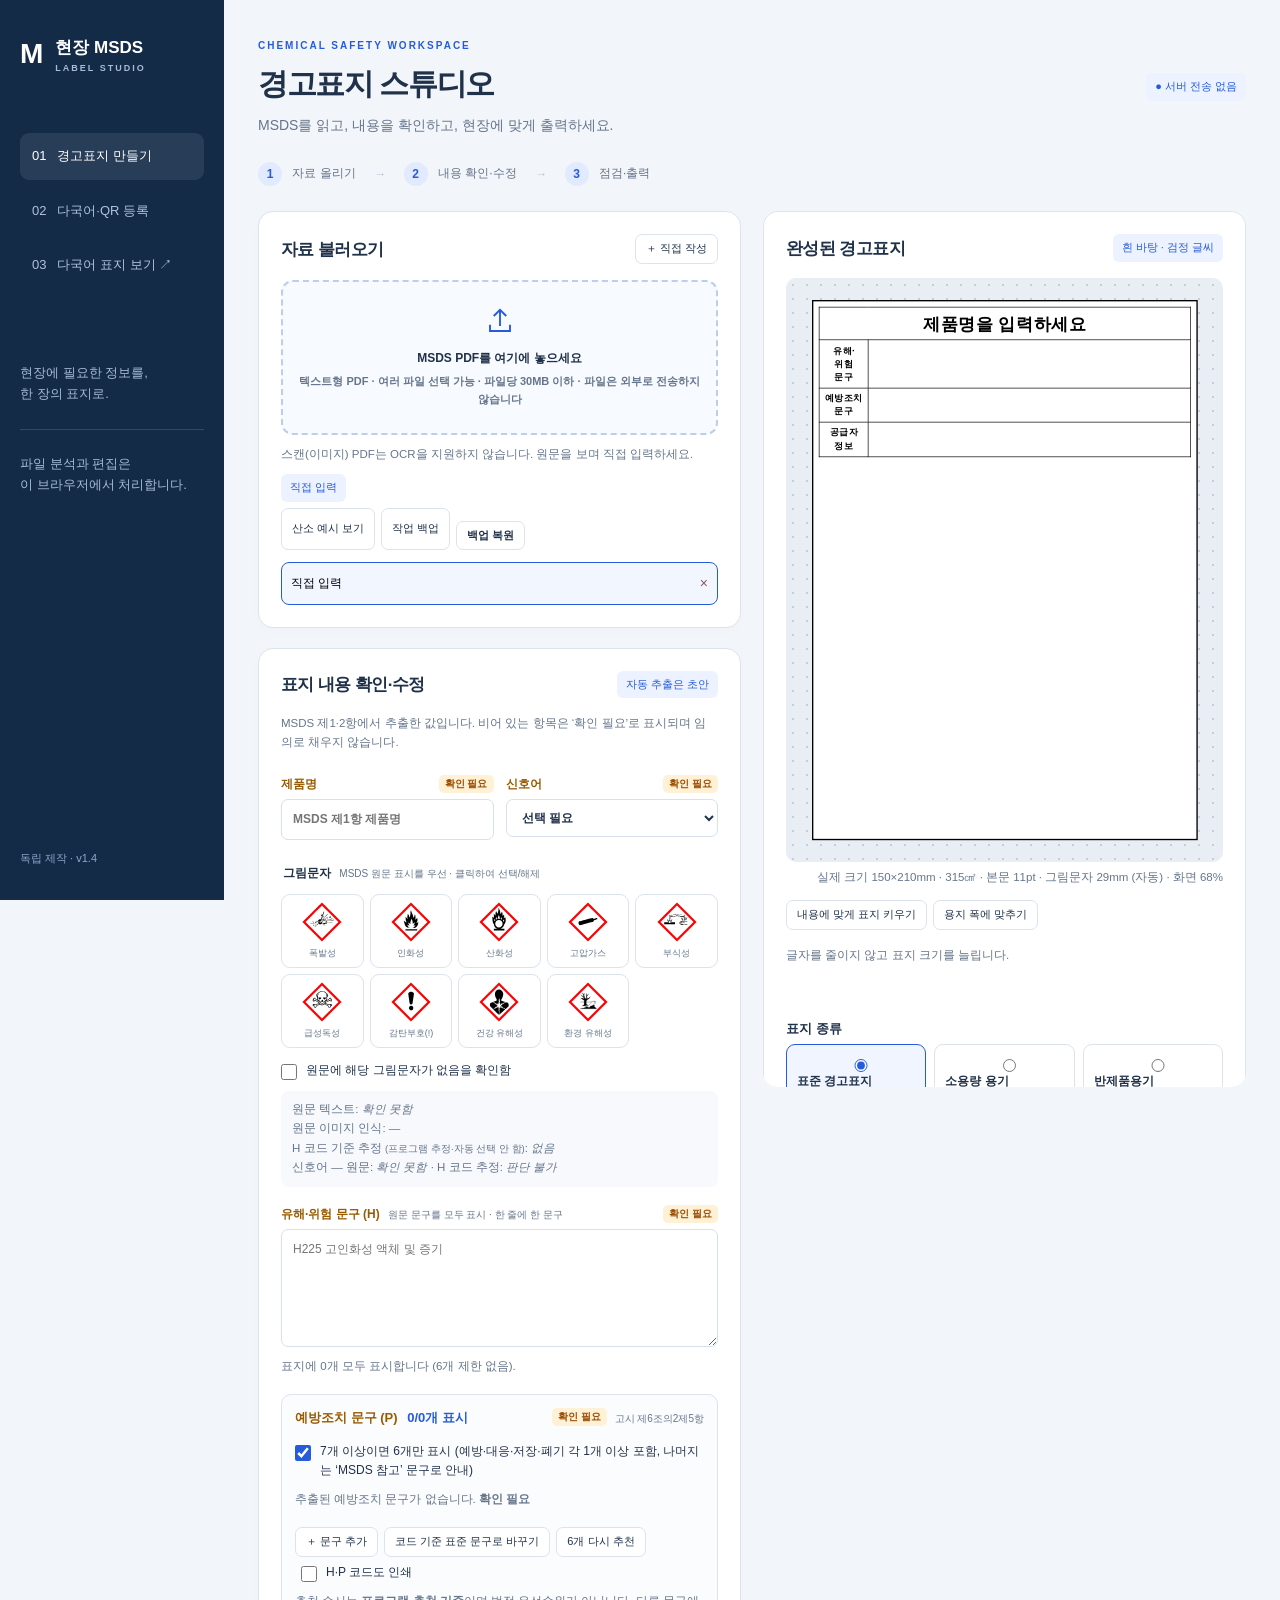
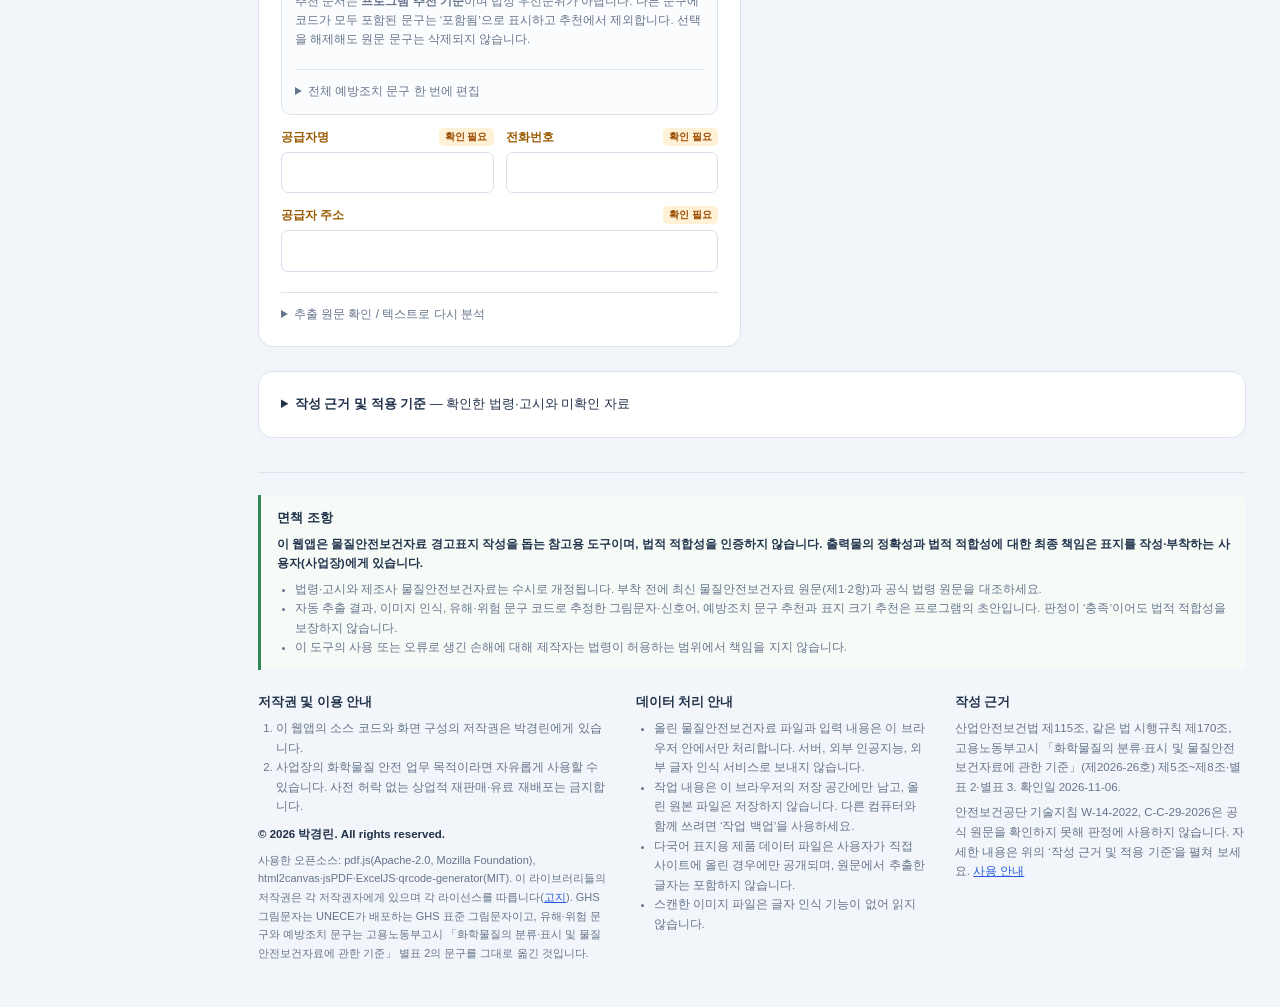
<file: index.html>
<!doctype html><html lang="ko"><head><meta charset="utf-8"><meta name="viewport" content="width=device-width, initial-scale=1"><title>현장 MSDS · 경고표지 스튜디오</title><link rel="stylesheet" href="style.css?v=1.6"></head><body>
<aside class="rail"><div class="logo">M<span>현장 MSDS<small>LABEL STUDIO</small></span></div><a class="nav active" href="#" data-view="make">01 &nbsp; 경고표지 만들기</a><a class="nav" href="#i18n" data-view="i18n">02 &nbsp; 다국어·QR 등록</a><a class="nav" href="viewer.html" target="_blank">03 &nbsp; 다국어 표지 보기 ↗</a><div class="rail-note">현장에 필요한 정보를,<br>한 장의 표지로.<hr>파일 분석과 편집은<br>이 브라우저에서 처리합니다.</div><span class="version">독립 제작 · v1.4</span></aside>
<main><header><div><p class="eyebrow">CHEMICAL SAFETY WORKSPACE</p><h1>경고표지 스튜디오</h1><p class="sub">MSDS를 읽고, 내용을 확인하고, 현장에 맞게 출력하세요.</p></div><span class="badge">● 서버 전송 없음</span></header>
<div class="steps"><span><b>1</b> 자료 올리기</span><i>→</i><span><b>2</b> 내용 확인·수정</span><i>→</i><span><b>3</b> 점검·출력</span></div>
<div class="workspace"><div class="input-col">
<section class="card"><div class="card-title"><h2>자료 불러오기</h2><button id="new" class="small">＋ 직접 작성</button></div><label class="drop" id="drop"><span class="upload-icon" aria-hidden="true"><svg width="30" height="30" viewBox="0 0 24 24" fill="none" stroke="currentColor" stroke-width="1.5"><path d="M12 16V3m-5 5 5-5 5 5M4 15v5h16v-5"/></svg></span><strong>MSDS PDF를 여기에 놓으세요</strong><span>텍스트형 PDF · 여러 파일 선택 가능 · 파일당 30MB 이하 · 파일은 외부로 전송하지 않습니다</span><input id="files" type="file" accept="application/pdf,.pdf" multiple></label>
<p id="status" role="status" aria-live="polite">스캔(이미지) PDF는 OCR을 지원하지 않습니다. 원문을 보며 직접 입력하세요.</p><p id="progress" class="progress" aria-live="polite" hidden></p>
<div class="source-row"><span class="badge" id="source-badge">직접 입력</span><button id="openSource" class="small" hidden>원본 파일 열기 ↗</button></div><p class="hint" id="analysisInfo"></p>
<div class="tools"><button id="sample" class="small">산소 예시 보기</button><button id="backup" class="small">작업 백업</button><label class="small filebtn">백업 복원<input id="restore" type="file" accept=".json"></label></div><div id="queue" class="queue"></div></section>
<section class="card" id="editor"><div class="card-title"><h2>표지 내용 확인·수정</h2><span class="badge">자동 추출은 초안</span></div><p class="hint">MSDS 제1·2항에서 추출한 값입니다. 비어 있는 항목은 ‘확인 필요’로 표시되며 임의로 채우지 않습니다.</p>
<div class="grid"><label data-f="name">제품명<input id="name" placeholder="MSDS 제1항 제품명"></label><label data-f="signal">신호어<select id="signal"><option value="">선택 필요</option><option>위험</option><option>경고</option><option value="없음">없음 (원문 확인)</option></select></label></div>
<fieldset><legend>그림문자 <small>MSDS 원문 표시를 우선 · 클릭하여 선택/해제</small></legend><div id="pictos" class="pic-grid"></div><label class="check"><input type="checkbox" id="noPictos">원문에 해당 그림문자가 없음을 확인함</label><div id="autoInfo" class="auto-info"></div></fieldset>
<label data-f="hazards">유해·위험 문구 (H) <small>원문 문구를 모두 표시 · 한 줄에 한 문구</small><textarea id="hazards" rows="5" placeholder="H225 고인화성 액체 및 증기"></textarea></label><p class="hint" id="hCompare"></p>
<section class="pbox"><div class="pbox-head"><h3 data-f="precautions">예방조치 문구 (P) <span id="pCount"></span></h3><small>고시 제6조의2제5항</small></div>
<label class="check"><input type="checkbox" id="compact" checked>7개 이상이면 6개만 표시 (예방·대응·저장·폐기 각 1개 이상 포함, 나머지는 ‘MSDS 참고’ 문구로 안내)</label>
<p class="hint" id="pSummary"></p><div id="pTable" class="ptable" role="list"></div>
<div class="tools"><button id="pAdd" class="small">＋ 문구 추가</button><button id="pStd" class="small">코드 기준 표준 문구로 바꾸기</button><button id="recommendP" class="small">6개 다시 추천</button><label class="check inline"><input type="checkbox" id="showCodes">H·P 코드도 인쇄</label></div>
<p class="hint">추천 순서는 <b>프로그램 추천 기준</b>이며 법정 우선순위가 아닙니다. 다른 문구에 코드가 모두 포함된 문구는 ‘포함됨’으로 표시하고 추천에서 제외합니다. 선택을 해제해도 원문 문구는 삭제되지 않습니다.</p>
<details><summary>전체 예방조치 문구 한 번에 편집</summary><textarea id="precautions" rows="8" placeholder="P210 열·스파크·화염·고열로부터 멀리하시오."></textarea></details></section>
<div class="grid"><label data-f="supplier">공급자명<input id="supplier"></label><label data-f="phone">전화번호<input id="phone" type="tel"></label></div><label data-f="address">공급자 주소<input id="address"></label>
<details><summary>추출 원문 확인 / 텍스트로 다시 분석</summary><p class="hint">PDF가 제대로 읽히지 않으면 제1·2항 텍스트를 붙여넣으세요. 재분석하면 현재 입력값을 바꿉니다.</p><textarea id="raw" rows="10"></textarea><button id="parse" class="small">텍스트에서 다시 추출</button></details>
</section>
</div>
<div class="preview-col"><section class="card label-card"><div class="card-title"><h2>완성된 경고표지</h2><span class="badge">흰 바탕 · 검정 글씨</span></div>
<div class="mat"><div id="scaled"><article id="label" class="label"></article></div></div><p class="fit-info" id="fitInfo"></p>
<div class="tools fit-tools"><button id="autoFit" class="small">내용에 맞게 표지 키우기</button><button id="fitPaper" class="small">용지 폭에 맞추기</button><span class="hint">글자를 줄이지 않고 표지 크기를 늘립니다.</span></div>
</section><section class="card preview-card"><h3 class="sub-h first">표지 종류</h3><div class="type-grid" role="radiogroup"><label class="type-opt"><input type="radio" name="ltype" value="standard" checked><b>표준 경고표지</b><small>명칭·그림문자·신호어·유해·위험 문구·예방조치 문구·공급자 정보</small></label><label class="type-opt"><input type="radio" name="ltype" value="small"><b>소용량 용기</b><small>내용량 100mL·100g 이하일 때만 — 명칭·그림문자·신호어·공급자 정보 (고시 제6조②)</small></label><label class="type-opt"><input type="radio" name="ltype" value="semi"><b>반제품용기</b><small>사업장 자체 사용 반제품용기 — ‘위험’/‘경고’ 문구 (고시 제6조③)</small></label></div>
<label class="check" id="semiRow" hidden><input type="checkbox" id="semiConfirmed">해당 사업장에서 자체 사용하기 위해 담은 반제품용기임을 확인함 (보관·저장장소에 경고표지 부착 또는 MSDS 게시 필요)</label>
<h3 class="sub-h">용기 용량과 표지 크기 <small>고시 별표 3</small></h3>
<div class="grid three"><label>용기·포장 용량<input id="capValue" inputmode="decimal" placeholder="예: 18"></label><label>단위<select id="capUnit"><option>mL</option><option selected>L</option><option>g</option><option>kg</option></select></label><label id="sideRow" hidden>측면 표면적 (㎠)<input id="sideArea" inputmode="decimal" placeholder="상하면 제외"></label></div>
<p class="size-info" id="sizeInfo"></p><div class="tools" id="sizeRecs"></div>
<div class="grid controls"><label>가로 (mm)<input id="width" type="number" min="20" max="400" value="150"></label><label>세로 (mm)<input id="height" type="number" min="20" max="400" value="210"></label><label>글자 크기 (pt)<input id="fontSize" type="number" min="6" max="24" step="0.5" value="11"></label><label>그림문자 한 변 (mm)<input id="pictoMM" type="number" min="5" max="200" step="0.5" placeholder="자동"></label></div>
<label>그림문자 자동 크기 기준<select id="pictoBasis"><option value="square">외곽 정사각형 면적 ≥ 표지의 1/40</option><option value="diamond">마름모 면적 ≥ 표지의 1/40 (보수적)</option></select></label>
<label>용기 용량 / 규격 메모<input id="capacity" placeholder="예: 18L 금속캔"></label>
<h3 class="sub-h">표시사항 점검 <small>자동 확인 결과는 MSDS 원문과 대조하세요</small></h3><div id="checkSummary" class="check-summary"></div><div id="checks" class="checks" aria-live="polite"></div>
<label class="check approval"><input type="checkbox" id="approved">MSDS 원문과 대조하여 제품명·그림문자·신호어·문구·공급자 정보를 확인했습니다. (사람 대조 항목에만 반영되며 법적 적합성 보장이 아닙니다)</label>
<h3 class="sub-h">출력</h3><div class="grid four"><label>수량<input id="copies" type="number" min="1" max="60" value="1"></label><label>PDF 배치<select id="layoutMode"><option value="a4p">A4 세로에 여러 장</option><option value="a4l">A4 가로에 여러 장</option><option value="label">표지 크기 용지</option></select></label><label>용지 여백 (mm)<input id="margin" type="number" min="0" max="30" value="5"></label><label>표지 간격 (mm)<input id="gap" type="number" min="0" max="30" value="4"></label></div><p class="hint" id="layoutInfo"></p>
<div class="export"><button id="pdf" class="primary">PDF 저장</button><button id="draftPdf" class="secondary">검토 전 초안 PDF</button><button id="png" class="secondary">PNG</button><button id="print" class="secondary">인쇄</button><button id="excel" class="secondary">편집용 엑셀</button></div><p id="exportStatus" class="export-status" aria-live="polite"></p>
<p class="hint">PDF·PNG는 300dpi이며 표지를 축소하지 않고 입력한 mm 크기로 배치합니다. 인쇄할 때는 ‘실제 크기 / 100%’로 설정하세요. 필수 항목 누락·크기 미달·넘침이 있으면 최종 저장 대신 워터마크가 있는 초안으로만 저장됩니다.</p></section></div></div>
<div id="i18nView" class="i18n-view" hidden><section class="card"><div class="card-title"><h2>다국어 & 제품 QR 등록</h2><span class="badge">사전 등록 방식</span></div><p class="i18n-product">현재 제품: <b id="i18nProduct"></b> <small>— 다른 제품은 ‘01 경고표지 만들기’ 목록에서 선택하세요.</small></p><p class="hint">실시간 번역 비용 없이, 등록한 번역을 보여줍니다. 번역은 자동 생성하지 않습니다.</p><div class="grid"><label>제품 고정 ID<input id="productId" readonly></label><label>번역 입력 언어<select id="lang"><option value="vi">베트남어 · Tiếng Việt</option><option value="zh">중국어 · 中文</option><option value="en">영어 · English</option><option value="ru">러시아어 · Русский</option></select></label></div>
<label>번역 제품명<input id="trName"></label><label>번역 신호어<input id="trSignal"></label><label>번역 유해·위험 문구<textarea id="trHazards" rows="4"></textarea></label><label>번역 예방조치 문구<textarea id="trPrecautions" rows="5"></textarea></label><label class="check"><input type="checkbox" id="trReviewed">이 언어의 번역 내용을 검토했음</label><label>게시할 사이트 주소<input id="baseUrl" type="url" placeholder="https://내아이디.github.io/저장소이름/"></label><label class="check"><input id="includeQr" type="checkbox">번역이 없어도 표지에 다국어 QR 넣기 <small>(번역을 하나라도 등록하면 표지 상단 제품명 칸 오른쪽에 자동으로 들어갑니다)</small></label><button id="publish" class="secondary">제품 데이터 다운로드</button><p class="hint">이 버튼으로 받은 products.json을 사이트와 같은 폴더에 직접 업로드해야 휴대폰에서 열립니다. 같은 ID의 내용을 바꾸면 기존 QR 주소가 유지됩니다.</p><div class="gh-box"><h3 class="sub-h first">GitHub에 바로 저장 <small>번역 저장 → 표지 상단 QR에서 바로 연결</small></h3><div class="grid"><label>저장소 (아이디/저장소이름)<input id="ghRepo" placeholder="gyeongrin1102/MSDS_-" autocomplete="off"></label><label>GitHub 토큰<input id="ghToken" type="password" autocomplete="off" placeholder="github_pat_…"></label></div><label class="check"><input type="checkbox" id="ghRemember">이 PC 브라우저에 토큰 기억 (본인 PC에서만 사용)</label><button id="ghSave" class="primary">GitHub에 저장</button><p class="hint" id="ghStatus" aria-live="polite"></p><p class="hint">토큰은 GitHub 설정 → Developer settings → Fine-grained tokens에서 <b>이 저장소만</b>, 권한 <b>Contents: Read and write</b>로 만드세요. 토큰은 GitHub(api.github.com)에만 전송되며 사이트 파일이나 저장소에 저장되지 않습니다. 저장하면 이 브라우저의 이름 있는 제품이 공개 products.json에 반영되고(같은 ID는 갱신, 다른 제품은 유지), 원문 추출 글자는 포함되지 않습니다.</p></div></section></div>
<section class="card basis"><details id="basisPanel"><summary><b>작성 근거 및 적용 기준</b> — 확인한 법령·고시와 미확인 자료</summary><div id="basis"></div></details></section>
<footer class="legal">
<section class="disclaimer"><h3>면책 조항</h3><p><b>이 웹앱은 물질안전보건자료 경고표지 작성을 돕는 참고용 도구이며, 법적 적합성을 인증하지 않습니다. 출력물의 정확성과 법적 적합성에 대한 최종 책임은 표지를 작성·부착하는 사용자(사업장)에게 있습니다.</b></p><ul><li>법령·고시와 제조사 물질안전보건자료는 수시로 개정됩니다. 부착 전에 최신 물질안전보건자료 원문(제1·2항)과 공식 법령 원문을 대조하세요.</li><li>자동 추출 결과, 이미지 인식, 유해·위험 문구 코드로 추정한 그림문자·신호어, 예방조치 문구 추천과 표지 크기 추천은 프로그램의 초안입니다. 판정이 ‘충족’이어도 법적 적합성을 보장하지 않습니다.</li><li>이 도구의 사용 또는 오류로 생긴 손해에 대해 제작자는 법령이 허용하는 범위에서 책임을 지지 않습니다.</li></ul></section>
<div class="legal-grid"><section><h4>저작권 및 이용 안내</h4><ol><li>이 웹앱의 소스 코드와 화면 구성의 저작권은 박경린에게 있습니다.</li><li>사업장의 화학물질 안전 업무 목적이라면 자유롭게 사용할 수 있습니다. 사전 허락 없는 상업적 재판매·유료 재배포는 금지합니다.</li></ol><p class="copy">© 2026 박경린. All rights reserved.</p><p class="oss">사용한 오픈소스: pdf.js(Apache-2.0, Mozilla Foundation), html2canvas·jsPDF·ExcelJS·qrcode-generator(MIT). 이 라이브러리들의 저작권은 각 저작권자에게 있으며 각 라이선스를 따릅니다(<a href="THIRD_PARTY.md">고지</a>). GHS 그림문자는 UNECE가 배포하는 GHS 표준 그림문자이고, 유해·위험 문구와 예방조치 문구는 고용노동부고시 「화학물질의 분류·표시 및 물질안전보건자료에 관한 기준」 별표 2의 문구를 그대로 옮긴 것입니다.</p></section>
<section><h4>데이터 처리 안내</h4><ul><li>올린 물질안전보건자료 파일과 입력 내용은 이 브라우저 안에서만 처리합니다. 서버, 외부 인공지능, 외부 글자 인식 서비스로 보내지 않습니다.</li><li>작업 내용은 이 브라우저의 저장 공간에만 남고, 올린 원본 파일은 저장하지 않습니다. 다른 컴퓨터와 함께 쓰려면 ‘작업 백업’을 사용하세요.</li><li>다국어 표지용 제품 데이터 파일은 사용자가 직접 사이트에 올린 경우에만 공개되며, 원문에서 추출한 글자는 포함하지 않습니다.</li><li>스캔한 이미지 파일은 글자 인식 기능이 없어 읽지 않습니다.</li></ul></section>
<section><h4>작성 근거</h4><p>산업안전보건법 제115조, 같은 법 시행규칙 제170조, 고용노동부고시 「화학물질의 분류·표시 및 물질안전보건자료에 관한 기준」(제2026-26호) 제5조~제8조·별표 2·별표 3. 확인일 2026-11-06.</p><p>안전보건공단 기술지침 W-14-2022, C-C-29-2026은 공식 원문을 확인하지 못해 판정에 사용하지 않습니다. 자세한 내용은 위의 ‘작성 근거 및 적용 기준’을 펼쳐 보세요. <a href="README.md">사용 안내</a></p></section></div>
</footer></main><div id="toast" role="status" hidden></div>
<script src="vendor/pdf.min.js"></script><script src="vendor/html2canvas.min.js"></script><script src="vendor/jspdf.umd.min.js"></script><script src="vendor/exceljs.min.js"></script><script src="vendor/qrcode.js"></script><script src="core.js?v=1.6"></script><script src="standards-data.js?v=1.6"></script><script src="standards.js?v=1.6"></script><script src="phrases.js?v=1.6"></script><script src="vision.js?v=1.6"></script><script src="app.js?v=1.6"></script></body></html>
</file>
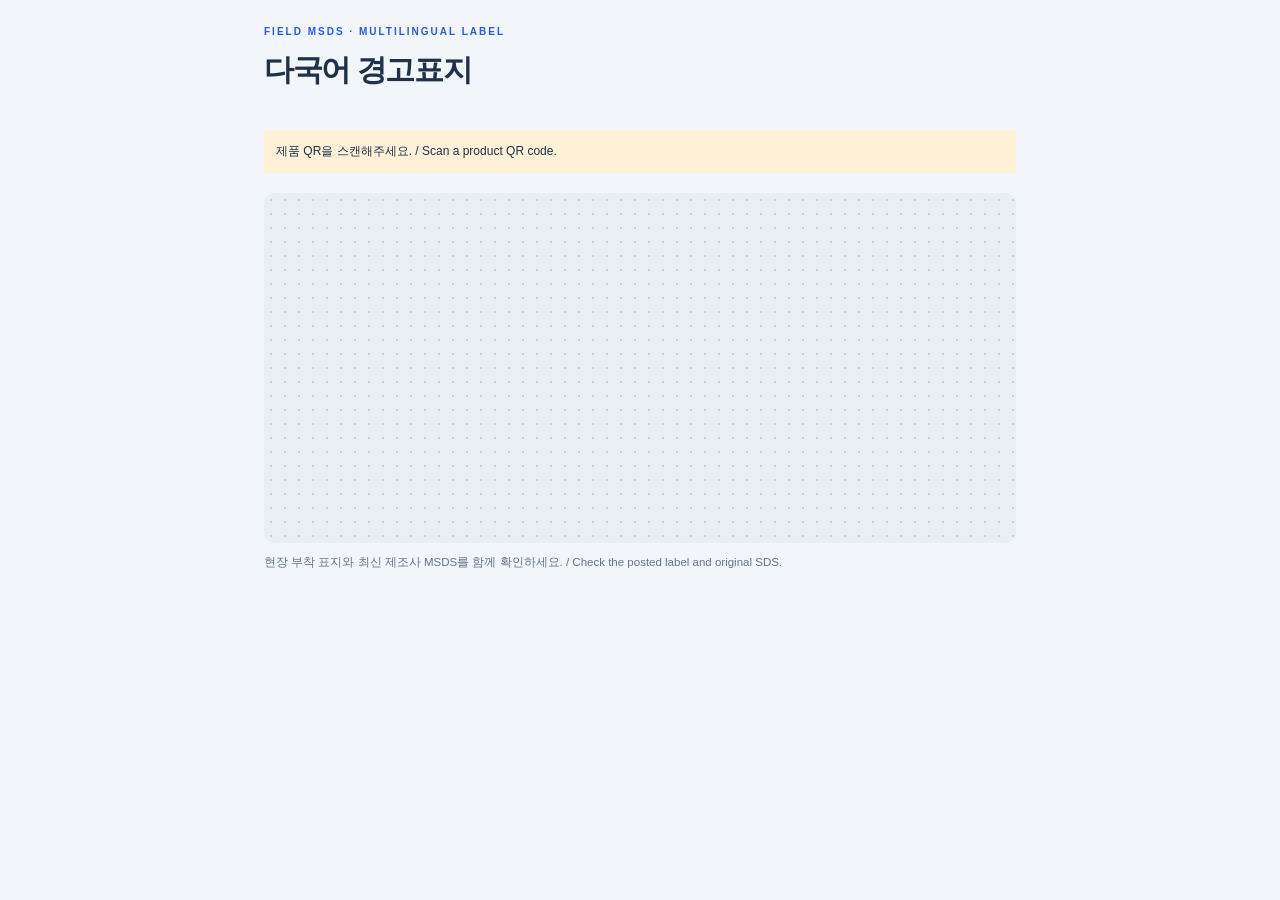
<file: viewer.html>
<!doctype html><html lang="ko"><head><meta charset="utf-8"><meta name="viewport" content="width=device-width,initial-scale=1"><title>다국어 경고표지</title><link rel="stylesheet" href="style.css?v=1.6"></head><body><main class="viewer"><p class="eyebrow">FIELD MSDS · MULTILINGUAL LABEL</p><h1>다국어 경고표지</h1><div class="langs" id="langs"></div><p id="notice" role="status">제품 정보를 읽고 있습니다…</p><div class="mat"><article id="label" class="label" hidden></article></div><p class="hint">현장 부착 표지와 최신 제조사 MSDS를 함께 확인하세요. / Check the posted label and original SDS.</p></main><script src="core.js?v=1.6"></script><script src="viewer.js?v=1.6"></script></body></html>
</file>
<file: style.css>
:root{--navy:#142b48;--blue:#265cdb;--bg:#f2f5f9;--line:#dce3ed;--muted:#65758b;--ink:#20314a}*{box-sizing:border-box}body{margin:0;background:var(--bg);color:var(--ink);font:14px/1.6 'Malgun Gothic','Apple SD Gothic Neo',sans-serif}button,input,select,textarea{font:inherit}button,a,input,label{touch-action:manipulation}button{cursor:pointer}button:focus-visible,a:focus-visible,input:focus-visible,textarea:focus-visible,summary:focus-visible{outline:3px solid #7da6ff;outline-offset:3px}.rail{position:fixed;inset:0 auto 0 0;width:224px;background:var(--navy);color:white;padding:32px 20px;display:flex;flex-direction:column}.logo{display:flex;align-items:center;gap:12px;font-size:28px;font-weight:900;margin-bottom:52px}.logo>span{font-size:17px}.logo small{display:block;font-size:9px;letter-spacing:2px;color:#a6bbd8}.nav{display:block;padding:13px 12px;border-radius:9px;font-size:13px;color:#afc3df;text-decoration:none;margin:4px 0}.nav.active{background:#ffffff16;color:white}.rail-note{margin-top:70px;color:#a4bad6;font-size:13px}.rail hr{border:0;border-top:1px solid #ffffff23;margin:24px 0}.version{margin-top:auto;font-size:11px;color:#8da7ca}main{margin-left:224px;padding:38px 34px;max-width:1800px}header{display:flex;justify-content:space-between;gap:16px;align-items:center;margin-bottom:26px}.eyebrow{font-size:10px;letter-spacing:2px;color:var(--blue);font-weight:800;margin:0 0 6px}h1{margin:0;font-size:30px;letter-spacing:-1.4px}h2{margin:0;font-size:17px;letter-spacing:-.6px}.sub{margin:6px 0 0;color:var(--muted)}.badge{font-size:11px;border-radius:6px;color:var(--blue);background:#ecf2ff;padding:5px 9px;white-space:nowrap}.steps{display:flex;gap:18px;align-items:center;margin-bottom:25px;font-size:12px;color:var(--muted)}.steps b{display:inline-grid;place-items:center;background:#e2eaff;color:var(--blue);width:24px;height:24px;border-radius:50%;margin-right:7px}.steps i{color:#b6c3d5}.workspace{display:grid;grid-template-columns:minmax(0,1fr) minmax(0,1.1fr);gap:22px}.card{background:white;border:1px solid var(--line);border-radius:15px;padding:22px;margin-bottom:20px;box-shadow:0 3px 12px #142b4804}.card-title{display:flex;align-items:center;justify-content:space-between;gap:10px;margin-bottom:16px}.drop{border:2px dashed #bdcdeb;background:#f7faff;min-height:155px;display:flex;align-items:center;justify-content:center;flex-direction:column;cursor:pointer;border-radius:12px;padding:16px;text-align:center;gap:5px}.drop.over{background:#e1ebff;border-color:var(--blue)}.drop>span:last-of-type{font-size:11px;color:var(--muted)}.upload-icon{font-size:30px;color:var(--blue);line-height:1.2}.drop input,.filebtn input{position:absolute;width:1px;height:1px;opacity:0}.hint,#status{font-size:11.5px;color:var(--muted);margin:10px 0;line-height:1.65}.tools{display:flex;flex-wrap:wrap;gap:6px}.small{background:white;border:1px solid var(--line);border-radius:7px;padding:5px 10px;font-size:11px;color:var(--ink);display:inline-block;cursor:pointer}.queue{display:grid;gap:5px;margin-top:12px;max-height:230px;overflow:auto}.queue-row{display:flex;align-items:center;border:1px solid var(--line);border-radius:8px}.queue-row.active{border-color:var(--blue);background:#f2f6ff}.queue-row>button:first-child{flex:1;text-align:left;min-width:0;text-overflow:ellipsis;overflow:hidden;white-space:nowrap;border:0;background:none;padding:9px;font-size:12px}.queue-row>button:last-child{border:0;background:none;padding:9px;color:#8e5864}label{display:block;font-size:12px;font-weight:600;margin-top:13px}label small,legend small{font-size:10px;color:var(--muted);font-weight:400;margin-left:5px}input:not([type=checkbox]):not([type=file]),select,textarea{display:block;width:100%;padding:10px 11px;border:1px solid #d7e0ec;border-radius:7px;color:var(--ink);background:white;margin-top:5px;min-width:0}textarea{resize:vertical;font-weight:400;line-height:1.6}.grid{display:grid;grid-template-columns:1fr 1fr;gap:12px}.grid label{min-width:0}fieldset{border:0;padding:0;margin:24px 0 18px}legend{font-size:12px;font-weight:600;margin-bottom:10px}.pic-grid{display:grid;grid-template-columns:repeat(5,1fr);gap:6px}.pic-btn{border:1px solid var(--line);border-radius:9px;background:white;padding:7px 2px;font-size:9px;color:var(--muted)}.pic-btn img{width:40px;height:40px;object-fit:contain;display:block;margin:0 auto 4px}.pic-btn.selected{background:#edf3ff;border:2px solid var(--blue);padding:6px 1px;color:var(--blue)}.check{display:flex;gap:9px;align-items:flex-start;font-size:12px;font-weight:400}.check input{margin:3px 0 0;width:16px;height:16px;accent-color:var(--blue);flex:none}details{margin-top:20px;border-top:1px solid var(--line);padding-top:12px}summary{cursor:pointer;color:var(--muted);font-size:12px}.mat{background:#e9eef5;border-radius:10px;min-height:350px;margin-top:20px;padding:22px 10px;display:flex;justify-content:center;align-items:flex-start;overflow:hidden;background-image:radial-gradient(#c4cfdc 1px,transparent 1px);background-size:14px 14px}#scaled{position:relative;flex:none}.label{position:absolute;top:0;left:0;background:#fff;color:#000;border:0.7mm solid #000;padding:5mm;display:flex;flex-direction:column;gap:3mm;font-family:'Malgun Gothic',sans-serif;line-height:1.45;word-break:keep-all;overflow-wrap:anywhere;overflow:hidden;transform-origin:top left}.label h3{font-size:1.8em;text-align:center;border-bottom:.5mm solid #000;margin:0;padding-bottom:3mm;line-height:1.25}.label .pictorow{display:flex;justify-content:space-between;align-items:center;gap:3mm}.label .symbols{display:flex;gap:2mm;flex-wrap:wrap;flex:1}.label .symbols img{width:21mm;height:21mm;object-fit:contain}.label .signal{font-size:1.9em;font-weight:900}.label .label-section h4{font-size:1em;margin:0 0 1.5mm;border-bottom:.3mm solid black;padding-bottom:1mm}.label ul{padding-left:1.2em;margin:0}.label li{margin:0 0 1mm}.label .sup{border-top:.3mm solid #000;padding-top:2mm;font-size:.85em;margin-top:auto}.label .qrblock{display:flex;align-items:center;justify-content:space-between;gap:4mm;margin-top:2mm}.qrblock img{width:25mm;height:25mm}.qrblock small{font-size:.75em}.checks{font-size:11.5px;margin-top:18px;padding:12px;background:#f5f7fb;border-radius:8px}.checks div{padding:3px 0}.checks .bad{color:#b62d3a}.checks .good{color:#226949}.approval{background:#eef3ff;border-radius:8px;padding:12px}.export{display:flex;gap:8px;flex-wrap:wrap;margin-top:14px}.primary,.secondary{padding:11px 16px;border-radius:8px;font-weight:700;font-size:12px;border:1px solid var(--line);background:white;color:var(--ink)}.primary{background:var(--blue);border-color:var(--blue);color:white}.primary:disabled,.secondary:disabled{opacity:.5;cursor:wait}.guide p{font-size:12px;color:var(--muted)}.guide a{font-size:11px;color:var(--blue)}footer{font-size:11px;color:var(--muted);margin-top:30px}footer a{color:inherit}#toast{position:fixed;bottom:24px;left:50%;transform:translateX(-50%);background:var(--navy);color:white;padding:13px 22px;border-radius:10px;z-index:100;box-shadow:0 4px 20px #0002;max-width:90vw;font-size:13px}.viewer{margin:0;max-width:800px;padding:24px;margin-inline:auto}.viewer .langs{display:flex;flex-wrap:wrap;gap:8px;margin:18px 0}.viewer .label{position:static;width:auto!important;height:auto!important;min-height:450px;transform:none!important;font-size:15px!important}.viewer .mat{display:block}.viewer .draft{padding:12px;background:#fff1d8;font-size:12px}.viewer .label .symbols img{width:65px;height:65px}@media(min-width:1500px){.preview-card{position:sticky;top:16px}}@media(max-width:1150px){.rail{width:185px;padding:25px 15px}main{margin-left:185px;padding:28px 20px}.workspace{grid-template-columns:1fr}.preview-col{grid-row:2}.card{padding:18px}}@media(max-width:650px){.rail{position:static;width:auto;padding:14px 18px;display:block}.logo{margin:0;font-size:24px}.logo small,.rail .nav,.rail-note,.version{display:none}main{margin:0;padding:24px 14px}header{align-items:flex-start}header>.badge{display:none}h1{font-size:25px}.steps{gap:8px;font-size:10px}.steps b{width:19px;height:19px;margin-right:3px}.sub{font-size:12px}.grid{gap:9px}.pic-grid{grid-template-columns:repeat(5,1fr)}.card-title{gap:6px}.viewer{padding:16px}}
@media print{body>*{display:none!important}#printHost{display:block!important}#printHost .print-page{width:190mm;min-height:277mm;display:flex;flex-wrap:wrap;justify-content:center;align-content:flex-start;gap:4mm;break-after:page}#printHost .label{position:relative;flex:none;transform:none!important;break-inside:avoid}#printHost .print-page:last-child{break-after:auto}@page{size:A4;margin:10mm}}

/* v1.1: constrain preview geometry; detect overflow against an unscaled label. */
.preview-col,.input-col{min-width:0}.workspace{align-items:start}.preview-card{position:static!important}.mat{min-width:0;width:100%}.label{flex-shrink:0}.label li{break-inside:avoid}.label.dense{line-height:1.28;gap:2mm;padding:4mm}.label.dense li{margin-bottom:.6mm}.label.dense h3{padding-bottom:2mm}.label.dense .symbols img{width:18mm;height:18mm}.fit-tools{margin-top:14px;align-items:center}#analysisInfo{white-space:pre-line;border-left:3px solid #265cdb;padding-left:10px}#analysisInfo:empty{display:none}

.label.dense .label-section:nth-of-type(2) ul{display:grid;grid-template-columns:1fr 1fr;column-gap:4mm;row-gap:.4mm;align-items:start}

/* Compact print label: required hazards retained; six original precaution statements. */
.p-group{display:grid;grid-template-columns:2.7em 1fr;gap:.6em;margin-bottom:2mm}.p-group>b{font-size:.85em;padding-top:.1em}.p-group ul{display:block!important}.label.dense .p-group ul{display:block!important}.msds-ref{font-size:.85em;font-weight:700;margin:2mm 0 0}.compact-controls{margin-top:18px;border:1px solid #dce3ed;background:#f7faff;border-radius:10px;padding:13px}.compact-controls h3{font-size:13px;margin:0}.p-choice{font-size:11px;margin-top:8px;padding:7px;background:#fff;border-radius:6px}.p-choice span{flex:1}#pChoices{max-height:360px;overflow:auto;margin-top:8px}.compact-controls details{margin-top:12px}

/* ===== v1.4: 2단 편집/미리보기, 표 양식 표지, 점검 패널, 작성 근거 ===== */
main{max-width:2000px}
.workspace{grid-template-columns:minmax(0,1fr) minmax(0,1fr)}
/* 완성된 표지는 오른쪽에 고정, 설정·점검은 아래로 스크롤 */
@media(min-width:1151px){.preview-col{position:sticky;top:12px;max-height:calc(100vh - 24px);overflow:auto;border-radius:15px}.label-card{margin-bottom:0;border-bottom:0;border-radius:15px 15px 0 0}.preview-col .preview-card{border-top:0;border-radius:0 0 15px 15px}}
.label-card .mat{margin-top:8px}.sub-h.first{border-top:0;padding-top:0;margin-top:0}
.source-row{display:flex;gap:8px;align-items:center;flex-wrap:wrap;margin:6px 0}
.progress{font-size:12px;color:#7a4b00;background:#fff4dc;border-radius:7px;padding:7px 10px;margin:6px 0}
.progress::before{content:'';display:inline-block;width:9px;height:9px;margin-right:7px;border:2px solid #c98a00;border-right-color:transparent;border-radius:50%;animation:spin 1s linear infinite;vertical-align:-1px}
@keyframes spin{to{transform:rotate(360deg)}}
label.need,h3.need{position:relative}
label.need::after,h3.need::after{content:'확인 필요';position:absolute;right:0;top:0;font-size:10px;font-weight:700;color:#9a4b00;background:#fff1d6;border-radius:5px;padding:1px 6px}
label.check.need::after{position:static;margin-left:6px}
.auto-info{font-size:11.5px;color:var(--muted);background:#f7f9fc;border-radius:8px;padding:9px 11px;margin-top:10px;line-height:1.7}
.auto-info:empty{display:none}
.auto-info .small{padding:1px 7px;margin-left:3px}
.bad{color:#b62d3a}.ok{color:#226949}.need{color:#9a5a00}.na{color:#6b7787}
.pbox{margin-top:18px;border:1px solid #dce3ed;background:#fbfcfe;border-radius:10px;padding:13px}
.pbox-head{display:flex;justify-content:space-between;align-items:baseline;gap:8px}
.pbox-head h3{font-size:13px;margin:0;flex:1}.pbox-head h3 span{color:var(--blue);margin-left:6px}
.pbox-head small{font-size:10px;color:var(--muted)}
.ptable{display:grid;gap:5px;margin:8px 0;max-height:520px;overflow:auto;padding-right:2px}
.p-row{display:grid;grid-template-columns:18px 42px 104px minmax(0,1fr) auto 22px;gap:6px;align-items:start;background:white;border:1px solid #e3e9f2;border-radius:7px;padding:5px 6px}
.p-row input,.p-row textarea{margin:0!important;padding:5px 7px!important;font-size:12px}
.p-row textarea{resize:vertical;min-height:30px;field-sizing:content}
.p-row .p-code{font-weight:700;font-family:Consolas,monospace}
.p-row .p-sel{margin-top:8px!important;width:16px;height:16px;accent-color:var(--blue)}
.p-row.off{opacity:.45}.p-row.off:focus-within{opacity:.85}
.p-cat{font-size:11px;font-weight:700;padding-top:7px;color:#2f6b3b}
.p-cat[data-cat="3"]{color:#a33a3a}.p-cat[data-cat="4"]{color:#8a5a00}.p-cat[data-cat="5"]{color:#4a4a9a}.p-cat[data-cat="0"]{color:#888}
.p-flag{font-size:10px;color:var(--blue);padding-top:8px;white-space:nowrap}
.p-del{border:0;background:none;color:#8e5864;font-size:16px;padding:2px 4px}
.check.inline{display:inline-flex;margin:0 0 0 6px;align-self:center}
.sub-h{font-size:13px;margin:22px 0 4px;border-top:1px solid var(--line);padding-top:14px}.sub-h small{font-weight:400;color:var(--muted);font-size:10px;margin-left:5px}
.type-grid{display:grid;grid-template-columns:repeat(3,1fr);gap:8px}
.type-opt{border:1px solid var(--line);border-radius:9px;padding:9px 10px;margin:0;font-weight:400;cursor:pointer}
.type-opt input{margin-right:5px;accent-color:var(--blue)}.type-opt b{font-size:12px}.type-opt small{display:block;color:var(--muted);font-size:10.5px;margin:3px 0 0;line-height:1.45}
.type-opt:has(input:checked){border-color:var(--blue);background:#f0f5ff}
.grid.three{grid-template-columns:1.3fr .8fr 1.2fr}.grid.four{grid-template-columns:repeat(4,1fr)}.grid.controls{grid-template-columns:repeat(4,1fr)}
.size-info{font-size:12px;margin:10px 0 6px;padding:8px 10px;background:#f5f8fc;border-radius:7px}
.fit-info{font-size:11.5px;color:var(--muted);margin:6px 0 0;text-align:right}
.check-summary{display:flex;gap:10px;flex-wrap:wrap;font-size:12px;font-weight:700;margin:6px 0}.check-summary small{font-weight:400;color:var(--muted);flex-basis:100%}
.checks{display:grid;gap:5px;padding:8px;max-height:none}
.ck{display:grid;grid-template-columns:62px 1fr;gap:8px;background:white;border:1px solid #e3e9f2;border-radius:7px;padding:7px 9px;color:var(--ink);font-size:11.5px;line-height:1.5}
.ck small{color:var(--muted)}.ck-kind{font-size:10px;color:var(--muted);border:1px solid var(--line);border-radius:4px;padding:0 4px;margin-left:4px}
.ck-st{font-weight:800;font-size:11px;text-align:center;border-radius:5px;padding:2px 0;align-self:start}
.ck.ok .ck-st{background:#e3f4ea;color:#226949}.ck.bad .ck-st{background:#fde6e8;color:#b62d3a}.ck.need .ck-st{background:#fff1d6;color:#9a5a00}.ck.na .ck-st{background:#eef1f5;color:#6b7787}
.ck.bad{border-color:#f2c2c7}
.export-status{font-size:12px;color:var(--blue);min-height:18px;margin:8px 0 0}
.basis{margin-top:4px}.basis details{margin:0;border:0;padding:0}.basis summary{font-size:13px;color:var(--ink)}
.basis-table{display:grid;gap:6px;margin:10px 0}
.basis-row{display:grid;grid-template-columns:1.6fr 1fr 1.7fr .8fr 2fr;gap:10px;font-size:12px;border:1px solid var(--line);border-radius:8px;padding:9px 11px;background:white}
.basis-row small{color:var(--muted)}.basis-row .st{font-weight:800;color:#226949}.basis-row.unv{background:#fffaf0}.basis-row.unv .st{color:#9a5a00}
.basis-row a{color:var(--blue)}.basis h4{font-size:13px;margin:16px 0 4px}.basis-list{font-size:12px;margin:0;padding-left:18px;line-height:1.8}
/* 표 양식 경고표지 (인쇄물에는 편집 화면 설명·점검 패널이 들어가지 않음) */
.label{padding:2.2mm;gap:0;display:block;line-height:1.4}
.label .lt{width:100%;border-collapse:collapse;border:.45mm solid #000;table-layout:auto}
.label .lt th,.label .lt td{border:.3mm solid #000;padding:1.4mm 2mm;vertical-align:top;text-align:left}
.label .lt th{width:1%;overflow-wrap:normal;word-break:keep-all;white-space:normal;font-size:.95em;font-weight:800;text-align:center;vertical-align:middle;word-break:keep-all}
.label .lt-name{font-size:1.75em;font-weight:900;text-align:center!important;line-height:1.25;padding:2mm!important}
.label .lt-pic{padding:2mm!important}
.label .pictorow{display:flex;align-items:center;justify-content:center;gap:4mm;flex-wrap:wrap}
.label .symbols{display:flex;gap:1.5mm;flex-wrap:wrap;justify-content:center;flex:none} /* 한 줄 최대 4개(폭은 core.js에서 지정), 신호어는 자리가 없으면 다음 줄 */
.label .symbols img{width:21mm;height:21mm;object-fit:contain;display:block}
.label .signal{font-size:2.1em;font-weight:900;letter-spacing:.08em;white-space:nowrap}
.label ul{padding-left:1.1em;margin:0}.label li{margin:0 0 .5mm}
.label .p-group{display:grid;grid-template-columns:2.6em 1fr;gap:.5em;margin-bottom:1mm}.label .p-group:last-child{margin-bottom:0}
.label .p-group>b{font-size:.85em;padding-top:.1em}
.label .lt-sup{font-size:.92em}
.label .sup-flex{display:flex;justify-content:space-between;align-items:flex-start;gap:3mm}.label .sup-text{flex:1;min-width:0}
.label .qrblock{display:flex;flex-direction:column;align-items:center;gap:.6mm;margin:0;flex:none}
.label .qrblock img{width:20mm;height:20mm}.label .qrblock small{font-size:.7em;text-align:center;line-height:1.2}
.label .lt-ref{text-align:center!important;font-weight:800;font-size:.95em}

@media(max-width:1150px){.workspace{grid-template-columns:minmax(0,1fr)}.preview-col{grid-row:auto}}
@media(max-width:650px){.type-grid,.grid.three,.grid.four,.grid.controls{grid-template-columns:1fr 1fr}.p-row{grid-template-columns:18px 40px 1fr 22px}.p-row .p-text{grid-column:2/4}.p-row .p-flag{grid-column:2/4;padding-top:0}.basis-row{grid-template-columns:1fr}}

[hidden]{display:none!important}
/* 하단 법적 고지 */
footer.legal{margin-top:34px;border-top:1px solid var(--line);padding-top:22px;font-size:11.5px;line-height:1.7;color:var(--muted)}
footer.legal h3{font-size:13px;color:var(--ink);margin:0 0 6px}footer.legal h4{font-size:12.5px;color:var(--ink);margin:0 0 6px}
footer.legal ul,footer.legal ol{margin:0;padding-left:18px}footer.legal a{color:var(--blue)}
.disclaimer{border-left:3px solid #2f8a57;background:#f6fbf8;padding:12px 16px;border-radius:0 8px 8px 0;margin-bottom:22px}.disclaimer p{color:var(--ink);margin:0 0 6px}
.legal-grid{display:grid;grid-template-columns:1.2fr 1fr 1fr;gap:28px}.legal-grid p{margin:0 0 6px}.legal .copy{font-weight:700;color:var(--ink);margin-top:8px}
@media(max-width:900px){.legal-grid{grid-template-columns:1fr;gap:16px}}
/* 02 다국어·QR 등록 화면 */
.i18n-view{max-width:900px}.i18n-product{font-size:12.5px;margin:-6px 0 8px}.i18n-product small{color:var(--muted)}
footer.legal .oss{font-size:11px;margin-top:6px}
@media(max-width:650px){.rail{display:flex!important;flex-wrap:wrap;align-items:center;gap:4px 10px}.rail .nav{display:inline-block!important;padding:6px 8px;margin:0;font-size:12px}}

/* 표지 상단 다국어 QR */
.label .name-flex{display:flex;align-items:center;gap:3mm}.label .name-text{flex:1;min-width:0;text-align:center}.label .lt-name .qrblock img{width:17mm;height:17mm}.label .lt-name .qrblock small{font-size:.38em;font-weight:400}

.gh-box{margin-top:22px;border-top:1px solid var(--line);padding-top:16px}.gh-box .primary{margin-top:12px}
</file>
